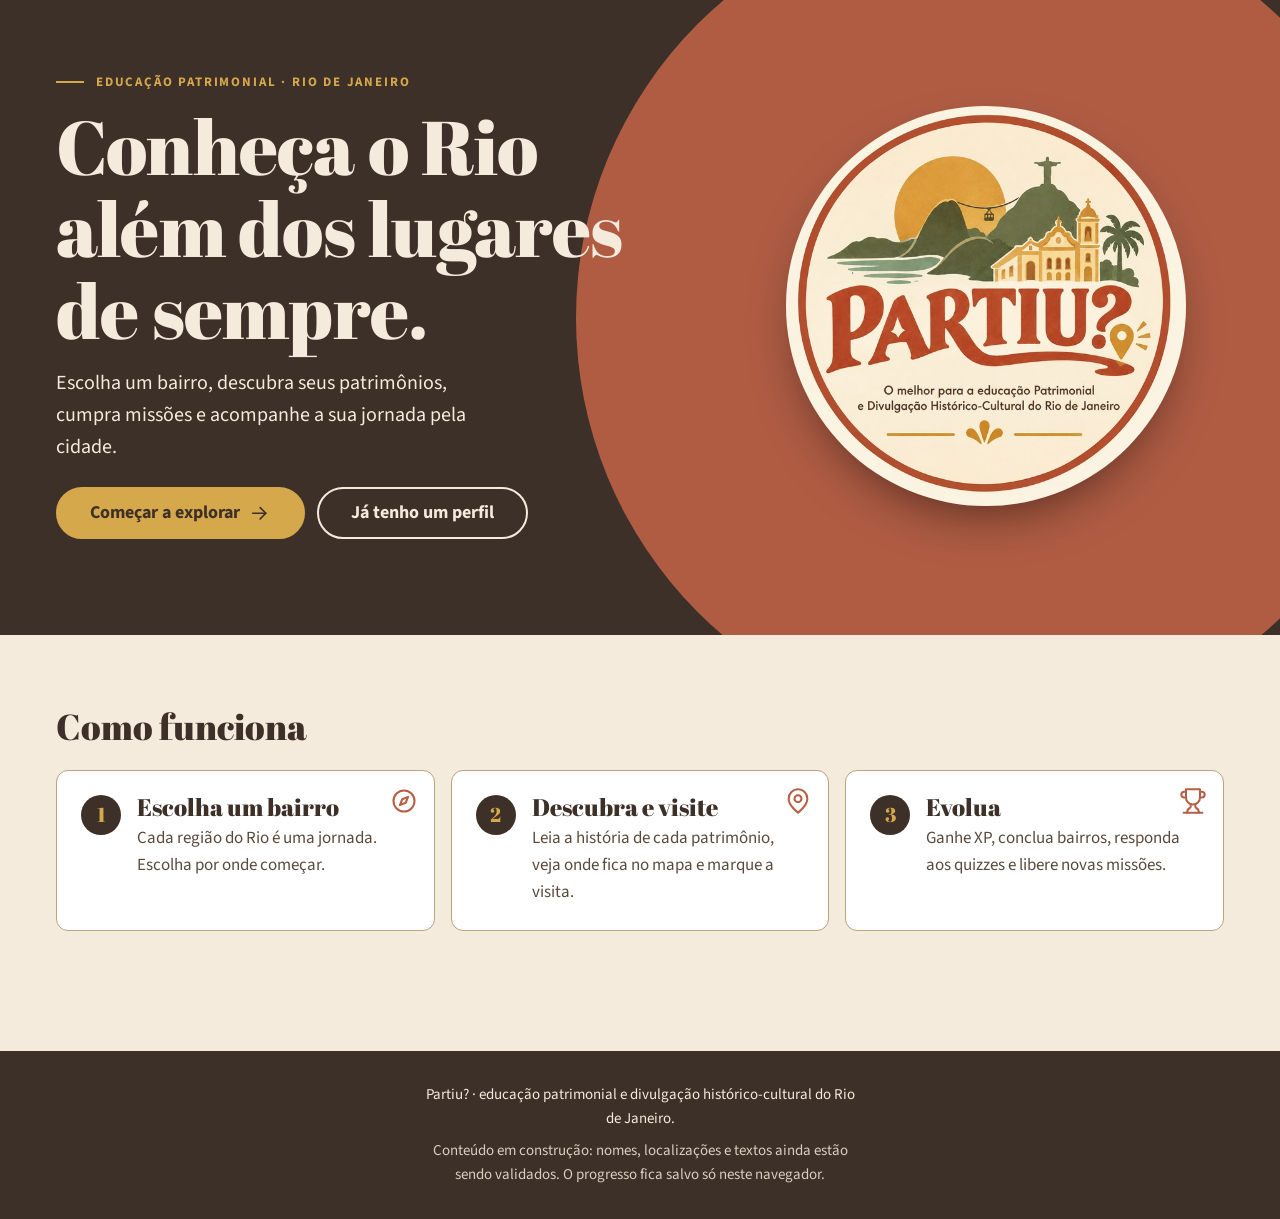
<file: index.html>
<!DOCTYPE html>
<html lang="pt-BR">

<head>
  <meta charset="utf-8">
  <meta name="viewport" content="width=device-width, initial-scale=1, viewport-fit=cover">
  <title>Partiu?</title>
  <meta name="description" content="Partiu?">
  <meta name="color-scheme" content="light">
  <meta name="theme-color" content="#3D3028">
  <link rel="icon" href="assets/capa-badge.jpg" type="image/jpeg">
  <link rel="stylesheet" href="assets/vendor/leaflet/leaflet.css">
  <link rel="stylesheet" href="css/style.css">
  <link rel="stylesheet" href="css/telas.css">
  <link rel="stylesheet" href="css/mapa.css">
</head>

<body>

  <!-- Ícones (traço único, herdam a cor do texto) -->
  <svg class="sprite" aria-hidden="true" focusable="false">
    <symbol id="i-star" viewBox="0 0 24 24">
      <path d="M12 2l3.09 6.26L22 9.27l-5 4.87 1.18 6.88L12 17.77l-6.18 3.25L7 14.14 2 9.27l6.91-1.01L12 2z" />
    </symbol>
    <symbol id="i-lock" viewBox="0 0 24 24">
      <rect x="3" y="11" width="18" height="11" rx="2" />
      <path d="M7 11V7a5 5 0 0 1 10 0v4" />
    </symbol>
    <symbol id="i-unlock" viewBox="0 0 24 24">
      <rect x="3" y="11" width="18" height="11" rx="2" />
      <path d="M7 11V7a5 5 0 0 1 9.9-1" />
    </symbol>
    <symbol id="i-pin" viewBox="0 0 24 24">
      <path d="M20 10c0 6-8 12-8 12S4 16 4 10a8 8 0 0 1 16 0Z" />
      <circle cx="12" cy="10" r="3" />
    </symbol>
    <symbol id="i-pin-off" viewBox="0 0 24 24">
      <path d="M20 10c0 6-8 12-8 12S4 16 4 10a8 8 0 0 1 16 0Z" stroke-dasharray="3 3" />
      <path d="M9.5 7.5l5 5M14.5 7.5l-5 5" />
    </symbol>
    <symbol id="i-check" viewBox="0 0 24 24">
      <circle cx="12" cy="12" r="10" />
      <path d="M17 8.5 10.5 15.5 7 12" />
    </symbol>
    <symbol id="i-trophy" viewBox="0 0 24 24">
      <path d="M6 9H4.5a2.5 2.5 0 0 1 0-5H6" />
      <path d="M18 9h1.5a2.5 2.5 0 0 0 0-5H18" />
      <path d="M4 22h16" />
      <path d="M10 14.66V17c0 .55-.47.98-.97 1.21C7.85 18.75 7 20.24 7 22" />
      <path d="M14 14.66V17c0 .55.47.98.97 1.21C16.15 18.75 17 20.24 17 22" />
      <path d="M18 2H6v7a6 6 0 0 0 12 0V2Z" />
    </symbol>
    <symbol id="i-landmark" viewBox="0 0 24 24">
      <path d="M3 22h18" />
      <path d="M6 18v-7M10 18v-7M14 18v-7M18 18v-7" />
      <path d="M12 2 20 7H4l8-5Z" />
    </symbol>
    <symbol id="i-home" viewBox="0 0 24 24">
      <path d="M3 11.5 12 4l9 7.5" />
      <path d="M5 10v10h14V10" />
      <path d="M10 20v-6h4v6" />
    </symbol>
    <symbol id="i-compass" viewBox="0 0 24 24">
      <circle cx="12" cy="12" r="9" />
      <path d="m15.5 8.5-2 5-5 2 2-5 5-2z" />
    </symbol>
    <symbol id="i-flag" viewBox="0 0 24 24">
      <path d="M5 21V4" />
      <path d="M5 4h11l-2 4 2 4H5" />
    </symbol>
    <symbol id="i-user" viewBox="0 0 24 24">
      <circle cx="12" cy="8" r="4" />
      <path d="M4 21c0-4.4 3.6-7 8-7s8 2.6 8 7" />
    </symbol>
    <symbol id="i-search" viewBox="0 0 24 24">
      <circle cx="11" cy="11" r="7" />
      <path d="m20 20-4-4" />
    </symbol>
    <symbol id="i-arrow-right" viewBox="0 0 24 24">
      <path d="M5 12h14" />
      <path d="m13 6 6 6-6 6" />
    </symbol>
    <symbol id="i-arrow-left" viewBox="0 0 24 24">
      <path d="M19 12H5" />
      <path d="m11 6-6 6 6 6" />
    </symbol>
    <symbol id="i-x" viewBox="0 0 24 24">
      <path d="M6 6l12 12M18 6 6 18" />
    </symbol>
    <symbol id="i-map" viewBox="0 0 24 24">
      <path d="M9 4 3 6v14l6-2 6 2 6-2V4l-6 2-6-2z" />
      <path d="M9 4v14M15 6v14" />
    </symbol>
    <symbol id="i-list" viewBox="0 0 24 24">
      <path d="M8 6h13M8 12h13M8 18h13" />
      <circle cx="4" cy="6" r="1" />
      <circle cx="4" cy="12" r="1" />
      <circle cx="4" cy="18" r="1" />
    </symbol>
    <symbol id="i-image" viewBox="0 0 24 24">
      <rect x="3" y="5" width="18" height="14" rx="2" />
      <circle cx="9" cy="10" r="2" />
      <path d="m21 16-5-5-8 8" />
    </symbol>
    <symbol id="i-info" viewBox="0 0 24 24">
      <circle cx="12" cy="12" r="9" />
      <path d="M12 11v5M12 8h.01" />
    </symbol>
    <symbol id="i-clock" viewBox="0 0 24 24">
      <circle cx="12" cy="12" r="9" />
      <path d="M12 7v5l3 2" />
    </symbol>
    <symbol id="i-play" viewBox="0 0 24 24">
      <circle cx="12" cy="12" r="9" />
      <path d="M10 8.5v7l6-3.5z" />
    </symbol>
    <symbol id="i-circle" viewBox="0 0 24 24">
      <circle cx="12" cy="12" r="9" />
    </symbol>
    <symbol id="i-help" viewBox="0 0 24 24">
      <circle cx="12" cy="12" r="9" />
      <path d="M9.5 9.5a2.5 2.5 0 1 1 3.5 2.3c-.7.4-1 .9-1 1.7M12 17h.01" />
    </symbol>
    <symbol id="i-expand" viewBox="0 0 24 24">
      <path d="M15 3h6v6M9 21H3v-6M21 3l-7 7M3 21l7-7" />
    </symbol>
  </svg>

  <a class="skip-link" href="#conteudo">Ir para o conteúdo</a>

  <header class="app-head">
    <div class="app-head__in">
      <a class="brand" href="#/inicio" aria-label="Partiu? — página inicial">
        <img src="assets/capa-badge.jpg" width="640" height="640"
          alt="Partiu? — Educação patrimonial e divulgação histórico-cultural do Rio de Janeiro">
      </a>
      <nav class="app-nav" aria-label="Principal">
        <a class="nav-link" href="#/inicio" data-nav="scr-inicio"><svg class="icon" aria-hidden="true">
            <use href="#i-home" />
          </svg><span>Início</span></a>
        <a class="nav-link" href="#/explorar" data-nav="scr-explorar"><svg class="icon" aria-hidden="true">
            <use href="#i-compass" />
          </svg><span>Explorar</span></a>
        <a class="nav-link" href="#/missoes" data-nav="scr-missoes"><svg class="icon" aria-hidden="true">
            <use href="#i-flag" />
          </svg><span>Missões</span></a>
        <a class="nav-link" href="#/perfil" data-nav="scr-perfil"><svg class="icon" aria-hidden="true">
            <use href="#i-user" />
          </svg><span data-partiu-name>Perfil</span></a>
      </nav>
      <a class="xp-chip" href="#/perfil" id="xp-chip" hidden></a>
    </div>
  </header>

  <main id="conteudo" tabindex="-1">

    <p class="aviso-topo" id="aviso-armazenamento" role="status" hidden>Seu navegador não permitiu salvar o progresso
      (modo privado ou armazenamento cheio). Ele vale só enquanto esta aba estiver aberta.</p>
    <noscript>
      <p class="aviso-topo">O Partiu? precisa de JavaScript ativado para funcionar. Ative-o nas configurações do
        navegador e recarregue a página.</p>
    </noscript>

    <section class="screen on" id="scr-capa" data-title="Partiu?"></section>

    <section class="screen" id="scr-acesso" data-title="Entrar">
      <div class="auth">
        <img class="auth__logo" src="assets/capa-badge.jpg" width="640" height="640" alt="Partiu? — logo oficial">
        <div class="card auth__card" id="acesso-conteudo"></div>
        <p class="footer-note">Demonstração local: o perfil e o progresso ficam salvos só neste navegador. Não há senha
          nem sincronização entre aparelhos.</p>
        <p class="auth__back"><a class="link-btn" href="#/capa"><svg class="icon" aria-hidden="true">
              <use href="#i-arrow-left" />
            </svg> Voltar à capa</a></p>
      </div>
    </section>

    <section class="screen" id="scr-criar" data-title="Criar perfil">
      <div class="auth">
        <img class="auth__logo" src="assets/capa-badge.jpg" width="640" height="640" alt="Partiu? — logo oficial">
        <div class="card auth__card">
          <h1 class="t-title">Crie seu perfil</h1>
          <p class="muted">Só um apelido. Ele aparece no seu perfil e fica salvo neste navegador.</p>
          <form id="partiu-signup-form" novalidate>
            <div class="field"><label for="partiu-signup-name">Apelido</label><input id="partiu-signup-name"
                autocomplete="nickname" maxlength="30" required placeholder="Como quer ser chamado?"
                aria-describedby="signup-error"></div>
            <p class="form-error" id="signup-error" role="alert"></p>
            <button class="btn btn-primary btn-block" type="submit">Começar a jornada</button>
          </form>
        </div>
        <p class="auth__back"><a class="link-btn" href="#/acesso"><svg class="icon" aria-hidden="true">
              <use href="#i-arrow-left" />
            </svg> Voltar</a></p>
      </div>
    </section>

    <section class="screen" id="scr-inicio" data-title="Início"></section>
    <section class="screen" id="scr-explorar" data-title="Explorar"></section>
    <section class="screen" id="scr-regiao" data-title="Região"></section>
    <section class="screen" id="scr-bairro" data-title="Bairro"></section>
    <section class="screen" id="scr-patrimonio" data-title="Patrimônio"></section>
    <section class="screen" id="scr-missoes" data-title="Missões"></section>
    <section class="screen" id="scr-quiz" data-title="Quiz"></section>
    <section class="screen" id="scr-perfil" data-title="Perfil"></section>

    <footer class="site-foot">
      <p>Partiu? · educação patrimonial e divulgação histórico-cultural do Rio de Janeiro.</p>
      <p id="foot-demo" hidden>Conteúdo em construção: nomes, localizações e textos ainda estão sendo validados. O
        progresso fica salvo só neste navegador.</p>
    </footer>
  </main>

  <dialog class="dlg" id="dlg" aria-labelledby="dlg-titulo"></dialog>
  <div class="toast" id="toast" role="status" aria-live="polite"></div>

  <script src="js/patrimonios-data.js"></script>
  <script src="js/desafios.js"></script>
  <script src="js/progresso.js"></script>
  <script src="js/ui.js"></script>
  <script src="js/navegacao.js"></script>
  <script src="assets/vendor/leaflet/leaflet.js"></script>
  <script src="js/mapa.js"></script>
  <script src="js/explorar.js"></script>
  <script src="js/app.js"></script>
</body>

</html>
</file>
<file: assets/vendor/leaflet/leaflet.css>
/* required styles */

.leaflet-pane,
.leaflet-tile,
.leaflet-marker-icon,
.leaflet-marker-shadow,
.leaflet-tile-container,
.leaflet-pane > svg,
.leaflet-pane > canvas,
.leaflet-zoom-box,
.leaflet-image-layer,
.leaflet-layer {
	position: absolute;
	left: 0;
	top: 0;
	}
.leaflet-container {
	overflow: hidden;
	}
.leaflet-tile,
.leaflet-marker-icon,
.leaflet-marker-shadow {
	-webkit-user-select: none;
	   -moz-user-select: none;
	        user-select: none;
	  -webkit-user-drag: none;
	}
/* Prevents IE11 from highlighting tiles in blue */
.leaflet-tile::selection {
	background: transparent;
}
/* Safari renders non-retina tile on retina better with this, but Chrome is worse */
.leaflet-safari .leaflet-tile {
	image-rendering: -webkit-optimize-contrast;
	}
/* hack that prevents hw layers "stretching" when loading new tiles */
.leaflet-safari .leaflet-tile-container {
	width: 1600px;
	height: 1600px;
	-webkit-transform-origin: 0 0;
	}
.leaflet-marker-icon,
.leaflet-marker-shadow {
	display: block;
	}
/* .leaflet-container svg: reset svg max-width decleration shipped in Joomla! (joomla.org) 3.x */
/* .leaflet-container img: map is broken in FF if you have max-width: 100% on tiles */
.leaflet-container .leaflet-overlay-pane svg {
	max-width: none !important;
	max-height: none !important;
	}
.leaflet-container .leaflet-marker-pane img,
.leaflet-container .leaflet-shadow-pane img,
.leaflet-container .leaflet-tile-pane img,
.leaflet-container img.leaflet-image-layer,
.leaflet-container .leaflet-tile {
	max-width: none !important;
	max-height: none !important;
	width: auto;
	padding: 0;
	}

.leaflet-container img.leaflet-tile {
	/* See: https://bugs.chromium.org/p/chromium/issues/detail?id=600120 */
	mix-blend-mode: plus-lighter;
}

.leaflet-container.leaflet-touch-zoom {
	-ms-touch-action: pan-x pan-y;
	touch-action: pan-x pan-y;
	}
.leaflet-container.leaflet-touch-drag {
	-ms-touch-action: pinch-zoom;
	/* Fallback for FF which doesn't support pinch-zoom */
	touch-action: none;
	touch-action: pinch-zoom;
}
.leaflet-container.leaflet-touch-drag.leaflet-touch-zoom {
	-ms-touch-action: none;
	touch-action: none;
}
.leaflet-container {
	-webkit-tap-highlight-color: transparent;
}
.leaflet-container a {
	-webkit-tap-highlight-color: rgba(51, 181, 229, 0.4);
}
.leaflet-tile {
	filter: inherit;
	visibility: hidden;
	}
.leaflet-tile-loaded {
	visibility: inherit;
	}
.leaflet-zoom-box {
	width: 0;
	height: 0;
	-moz-box-sizing: border-box;
	     box-sizing: border-box;
	z-index: 800;
	}
/* workaround for https://bugzilla.mozilla.org/show_bug.cgi?id=888319 */
.leaflet-overlay-pane svg {
	-moz-user-select: none;
	}

.leaflet-pane         { z-index: 400; }

.leaflet-tile-pane    { z-index: 200; }
.leaflet-overlay-pane { z-index: 400; }
.leaflet-shadow-pane  { z-index: 500; }
.leaflet-marker-pane  { z-index: 600; }
.leaflet-tooltip-pane   { z-index: 650; }
.leaflet-popup-pane   { z-index: 700; }

.leaflet-map-pane canvas { z-index: 100; }
.leaflet-map-pane svg    { z-index: 200; }

.leaflet-vml-shape {
	width: 1px;
	height: 1px;
	}
.lvml {
	behavior: url(#default#VML);
	display: inline-block;
	position: absolute;
	}


/* control positioning */

.leaflet-control {
	position: relative;
	z-index: 800;
	pointer-events: visiblePainted; /* IE 9-10 doesn't have auto */
	pointer-events: auto;
	}
.leaflet-top,
.leaflet-bottom {
	position: absolute;
	z-index: 1000;
	pointer-events: none;
	}
.leaflet-top {
	top: 0;
	}
.leaflet-right {
	right: 0;
	}
.leaflet-bottom {
	bottom: 0;
	}
.leaflet-left {
	left: 0;
	}
.leaflet-control {
	float: left;
	clear: both;
	}
.leaflet-right .leaflet-control {
	float: right;
	}
.leaflet-top .leaflet-control {
	margin-top: 10px;
	}
.leaflet-bottom .leaflet-control {
	margin-bottom: 10px;
	}
.leaflet-left .leaflet-control {
	margin-left: 10px;
	}
.leaflet-right .leaflet-control {
	margin-right: 10px;
	}


/* zoom and fade animations */

.leaflet-fade-anim .leaflet-popup {
	opacity: 0;
	-webkit-transition: opacity 0.2s linear;
	   -moz-transition: opacity 0.2s linear;
	        transition: opacity 0.2s linear;
	}
.leaflet-fade-anim .leaflet-map-pane .leaflet-popup {
	opacity: 1;
	}
.leaflet-zoom-animated {
	-webkit-transform-origin: 0 0;
	    -ms-transform-origin: 0 0;
	        transform-origin: 0 0;
	}
svg.leaflet-zoom-animated {
	will-change: transform;
}

.leaflet-zoom-anim .leaflet-zoom-animated {
	-webkit-transition: -webkit-transform 0.25s cubic-bezier(0,0,0.25,1);
	   -moz-transition:    -moz-transform 0.25s cubic-bezier(0,0,0.25,1);
	        transition:         transform 0.25s cubic-bezier(0,0,0.25,1);
	}
.leaflet-zoom-anim .leaflet-tile,
.leaflet-pan-anim .leaflet-tile {
	-webkit-transition: none;
	   -moz-transition: none;
	        transition: none;
	}

.leaflet-zoom-anim .leaflet-zoom-hide {
	visibility: hidden;
	}


/* cursors */

.leaflet-interactive {
	cursor: pointer;
	}
.leaflet-grab {
	cursor: -webkit-grab;
	cursor:    -moz-grab;
	cursor:         grab;
	}
.leaflet-crosshair,
.leaflet-crosshair .leaflet-interactive {
	cursor: crosshair;
	}
.leaflet-popup-pane,
.leaflet-control {
	cursor: auto;
	}
.leaflet-dragging .leaflet-grab,
.leaflet-dragging .leaflet-grab .leaflet-interactive,
.leaflet-dragging .leaflet-marker-draggable {
	cursor: move;
	cursor: -webkit-grabbing;
	cursor:    -moz-grabbing;
	cursor:         grabbing;
	}

/* marker & overlays interactivity */
.leaflet-marker-icon,
.leaflet-marker-shadow,
.leaflet-image-layer,
.leaflet-pane > svg path,
.leaflet-tile-container {
	pointer-events: none;
	}

.leaflet-marker-icon.leaflet-interactive,
.leaflet-image-layer.leaflet-interactive,
.leaflet-pane > svg path.leaflet-interactive,
svg.leaflet-image-layer.leaflet-interactive path {
	pointer-events: visiblePainted; /* IE 9-10 doesn't have auto */
	pointer-events: auto;
	}

/* visual tweaks */

.leaflet-container {
	background: #ddd;
	outline-offset: 1px;
	}
.leaflet-container a {
	color: #0078A8;
	}
.leaflet-zoom-box {
	border: 2px dotted #38f;
	background: rgba(255,255,255,0.5);
	}


/* general typography */
.leaflet-container {
	font-family: "Helvetica Neue", Arial, Helvetica, sans-serif;
	font-size: 12px;
	font-size: 0.75rem;
	line-height: 1.5;
	}


/* general toolbar styles */

.leaflet-bar {
	box-shadow: 0 1px 5px rgba(0,0,0,0.65);
	border-radius: 4px;
	}
.leaflet-bar a {
	background-color: #fff;
	border-bottom: 1px solid #ccc;
	width: 26px;
	height: 26px;
	line-height: 26px;
	display: block;
	text-align: center;
	text-decoration: none;
	color: black;
	}
.leaflet-bar a,
.leaflet-control-layers-toggle {
	background-position: 50% 50%;
	background-repeat: no-repeat;
	display: block;
	}
.leaflet-bar a:hover,
.leaflet-bar a:focus {
	background-color: #f4f4f4;
	}
.leaflet-bar a:first-child {
	border-top-left-radius: 4px;
	border-top-right-radius: 4px;
	}
.leaflet-bar a:last-child {
	border-bottom-left-radius: 4px;
	border-bottom-right-radius: 4px;
	border-bottom: none;
	}
.leaflet-bar a.leaflet-disabled {
	cursor: default;
	background-color: #f4f4f4;
	color: #bbb;
	}

.leaflet-touch .leaflet-bar a {
	width: 30px;
	height: 30px;
	line-height: 30px;
	}
.leaflet-touch .leaflet-bar a:first-child {
	border-top-left-radius: 2px;
	border-top-right-radius: 2px;
	}
.leaflet-touch .leaflet-bar a:last-child {
	border-bottom-left-radius: 2px;
	border-bottom-right-radius: 2px;
	}

/* zoom control */

.leaflet-control-zoom-in,
.leaflet-control-zoom-out {
	font: bold 18px 'Lucida Console', Monaco, monospace;
	text-indent: 1px;
	}

.leaflet-touch .leaflet-control-zoom-in, .leaflet-touch .leaflet-control-zoom-out  {
	font-size: 22px;
	}


/* layers control */

.leaflet-control-layers {
	box-shadow: 0 1px 5px rgba(0,0,0,0.4);
	background: #fff;
	border-radius: 5px;
	}
.leaflet-control-layers-toggle {
	background-image: url(images/layers.png);
	width: 36px;
	height: 36px;
	}
.leaflet-retina .leaflet-control-layers-toggle {
	background-image: url(images/layers-2x.png);
	background-size: 26px 26px;
	}
.leaflet-touch .leaflet-control-layers-toggle {
	width: 44px;
	height: 44px;
	}
.leaflet-control-layers .leaflet-control-layers-list,
.leaflet-control-layers-expanded .leaflet-control-layers-toggle {
	display: none;
	}
.leaflet-control-layers-expanded .leaflet-control-layers-list {
	display: block;
	position: relative;
	}
.leaflet-control-layers-expanded {
	padding: 6px 10px 6px 6px;
	color: #333;
	background: #fff;
	}
.leaflet-control-layers-scrollbar {
	overflow-y: scroll;
	overflow-x: hidden;
	padding-right: 5px;
	}
.leaflet-control-layers-selector {
	margin-top: 2px;
	position: relative;
	top: 1px;
	}
.leaflet-control-layers label {
	display: block;
	font-size: 13px;
	font-size: 1.08333em;
	}
.leaflet-control-layers-separator {
	height: 0;
	border-top: 1px solid #ddd;
	margin: 5px -10px 5px -6px;
	}

/* Default icon URLs */
.leaflet-default-icon-path { /* used only in path-guessing heuristic, see L.Icon.Default */
	background-image: url(images/marker-icon.png);
	}


/* attribution and scale controls */

.leaflet-container .leaflet-control-attribution {
	background: #fff;
	background: rgba(255, 255, 255, 0.8);
	margin: 0;
	}
.leaflet-control-attribution,
.leaflet-control-scale-line {
	padding: 0 5px;
	color: #333;
	line-height: 1.4;
	}
.leaflet-control-attribution a {
	text-decoration: none;
	}
.leaflet-control-attribution a:hover,
.leaflet-control-attribution a:focus {
	text-decoration: underline;
	}
.leaflet-attribution-flag {
	display: inline !important;
	vertical-align: baseline !important;
	width: 1em;
	height: 0.6669em;
	}
.leaflet-left .leaflet-control-scale {
	margin-left: 5px;
	}
.leaflet-bottom .leaflet-control-scale {
	margin-bottom: 5px;
	}
.leaflet-control-scale-line {
	border: 2px solid #777;
	border-top: none;
	line-height: 1.1;
	padding: 2px 5px 1px;
	white-space: nowrap;
	-moz-box-sizing: border-box;
	     box-sizing: border-box;
	background: rgba(255, 255, 255, 0.8);
	text-shadow: 1px 1px #fff;
	}
.leaflet-control-scale-line:not(:first-child) {
	border-top: 2px solid #777;
	border-bottom: none;
	margin-top: -2px;
	}
.leaflet-control-scale-line:not(:first-child):not(:last-child) {
	border-bottom: 2px solid #777;
	}

.leaflet-touch .leaflet-control-attribution,
.leaflet-touch .leaflet-control-layers,
.leaflet-touch .leaflet-bar {
	box-shadow: none;
	}
.leaflet-touch .leaflet-control-layers,
.leaflet-touch .leaflet-bar {
	border: 2px solid rgba(0,0,0,0.2);
	background-clip: padding-box;
	}


/* popup */

.leaflet-popup {
	position: absolute;
	text-align: center;
	margin-bottom: 20px;
	}
.leaflet-popup-content-wrapper {
	padding: 1px;
	text-align: left;
	border-radius: 12px;
	}
.leaflet-popup-content {
	margin: 13px 24px 13px 20px;
	line-height: 1.3;
	font-size: 13px;
	font-size: 1.08333em;
	min-height: 1px;
	}
.leaflet-popup-content p {
	margin: 17px 0;
	margin: 1.3em 0;
	}
.leaflet-popup-tip-container {
	width: 40px;
	height: 20px;
	position: absolute;
	left: 50%;
	margin-top: -1px;
	margin-left: -20px;
	overflow: hidden;
	pointer-events: none;
	}
.leaflet-popup-tip {
	width: 17px;
	height: 17px;
	padding: 1px;

	margin: -10px auto 0;
	pointer-events: auto;

	-webkit-transform: rotate(45deg);
	   -moz-transform: rotate(45deg);
	    -ms-transform: rotate(45deg);
	        transform: rotate(45deg);
	}
.leaflet-popup-content-wrapper,
.leaflet-popup-tip {
	background: white;
	color: #333;
	box-shadow: 0 3px 14px rgba(0,0,0,0.4);
	}
.leaflet-container a.leaflet-popup-close-button {
	position: absolute;
	top: 0;
	right: 0;
	border: none;
	text-align: center;
	width: 24px;
	height: 24px;
	font: 16px/24px Tahoma, Verdana, sans-serif;
	color: #757575;
	text-decoration: none;
	background: transparent;
	}
.leaflet-container a.leaflet-popup-close-button:hover,
.leaflet-container a.leaflet-popup-close-button:focus {
	color: #585858;
	}
.leaflet-popup-scrolled {
	overflow: auto;
	}

.leaflet-oldie .leaflet-popup-content-wrapper {
	-ms-zoom: 1;
	}
.leaflet-oldie .leaflet-popup-tip {
	width: 24px;
	margin: 0 auto;

	-ms-filter: "progid:DXImageTransform.Microsoft.Matrix(M11=0.70710678, M12=0.70710678, M21=-0.70710678, M22=0.70710678)";
	filter: progid:DXImageTransform.Microsoft.Matrix(M11=0.70710678, M12=0.70710678, M21=-0.70710678, M22=0.70710678);
	}

.leaflet-oldie .leaflet-control-zoom,
.leaflet-oldie .leaflet-control-layers,
.leaflet-oldie .leaflet-popup-content-wrapper,
.leaflet-oldie .leaflet-popup-tip {
	border: 1px solid #999;
	}


/* div icon */

.leaflet-div-icon {
	background: #fff;
	border: 1px solid #666;
	}


/* Tooltip */
/* Base styles for the element that has a tooltip */
.leaflet-tooltip {
	position: absolute;
	padding: 6px;
	background-color: #fff;
	border: 1px solid #fff;
	border-radius: 3px;
	color: #222;
	white-space: nowrap;
	-webkit-user-select: none;
	-moz-user-select: none;
	-ms-user-select: none;
	user-select: none;
	pointer-events: none;
	box-shadow: 0 1px 3px rgba(0,0,0,0.4);
	}
.leaflet-tooltip.leaflet-interactive {
	cursor: pointer;
	pointer-events: auto;
	}
.leaflet-tooltip-top:before,
.leaflet-tooltip-bottom:before,
.leaflet-tooltip-left:before,
.leaflet-tooltip-right:before {
	position: absolute;
	pointer-events: none;
	border: 6px solid transparent;
	background: transparent;
	content: "";
	}

/* Directions */

.leaflet-tooltip-bottom {
	margin-top: 6px;
}
.leaflet-tooltip-top {
	margin-top: -6px;
}
.leaflet-tooltip-bottom:before,
.leaflet-tooltip-top:before {
	left: 50%;
	margin-left: -6px;
	}
.leaflet-tooltip-top:before {
	bottom: 0;
	margin-bottom: -12px;
	border-top-color: #fff;
	}
.leaflet-tooltip-bottom:before {
	top: 0;
	margin-top: -12px;
	margin-left: -6px;
	border-bottom-color: #fff;
	}
.leaflet-tooltip-left {
	margin-left: -6px;
}
.leaflet-tooltip-right {
	margin-left: 6px;
}
.leaflet-tooltip-left:before,
.leaflet-tooltip-right:before {
	top: 50%;
	margin-top: -6px;
	}
.leaflet-tooltip-left:before {
	right: 0;
	margin-right: -12px;
	border-left-color: #fff;
	}
.leaflet-tooltip-right:before {
	left: 0;
	margin-left: -12px;
	border-right-color: #fff;
	}

/* Printing */

@media print {
	/* Prevent printers from removing background-images of controls. */
	.leaflet-control {
		-webkit-print-color-adjust: exact;
		print-color-adjust: exact;
		}
	}
</file>
<file: css/style.css>
/* ==========================================================================
   PARTIU? — sistema visual (tokens, base e componentes compartilhados)
   Ordem: 1 fontes · 2 tokens · 3 base · 4 tipografia · 5 layout · 6 componentes · 7 preferências
   Telas: css/telas.css · Mapa e Explorar: css/mapa.css
   A paleta oficial (5 cores) vive só em :root; todo o resto é derivado dela.
   ========================================================================== */

/* 1. FONTES (hospedadas localmente — funcionam sem internet) ---------------- */
@font-face{font-family:"Abril Fatface";font-style:normal;font-weight:400;font-display:swap;src:url("../assets/fonts/abril-fatface-latin-400-normal.woff2") format("woff2")}
@font-face{font-family:"Source Sans 3";font-style:normal;font-weight:400;font-display:swap;src:url("../assets/fonts/source-sans-3-latin-400-normal.woff2") format("woff2")}
@font-face{font-family:"Source Sans 3";font-style:italic;font-weight:400;font-display:swap;src:url("../assets/fonts/source-sans-3-latin-400-italic.woff2") format("woff2")}
@font-face{font-family:"Source Sans 3";font-style:normal;font-weight:600;font-display:swap;src:url("../assets/fonts/source-sans-3-latin-600-normal.woff2") format("woff2")}
@font-face{font-family:"Source Sans 3";font-style:normal;font-weight:700;font-display:swap;src:url("../assets/fonts/source-sans-3-latin-700-normal.woff2") format("woff2")}

/* 2. TOKENS ---------------------------------------------------------------- */
:root{
  /* Marca (paleta oficial — não alterar) */
  --creme:#F4EBDD; --terracota:#B65F45; --dourado:#D5A84B; --oliva:#65735A; --marrom:#3D3028;

  /* Funções */
  --bg:var(--creme);
  --surface:#FFFFFF;
  --ink:var(--marrom);
  --muted:#5A4A3C;                       /* texto secundário (7:1 sobre o creme) */
  --line:#B9A382;                        /* linhas */
  --line-soft:color-mix(in srgb,var(--line) 45%,var(--creme));
  --track:color-mix(in srgb,var(--line) 40%,var(--creme));
  --action:var(--terracota);             /* botões grandes e destaques */
  --action-strong:#A35239;               /* terracota escurecido: botões pequenos, hover e texto (contraste ≥ 5:1) */
  --action-ink:color-mix(in srgb,var(--terracota) 72%,var(--marrom));
  --reward:var(--dourado);
  --progress:var(--oliva);
  --danger:#7A1F1F;
  --paper:color-mix(in srgb,var(--creme) 45%,#fff);

  /* Tipografia: títulos expressivos (Abril Fatface, como na logo) + texto de alta legibilidade */
  --font-display:"Abril Fatface","Times New Roman",Georgia,serif;
  --font-text:"Source Sans 3",system-ui,-apple-system,"Segoe UI",Roboto,Arial,sans-serif;
  --fs-sm:.9375rem; --fs-base:1.0625rem; --fs-lg:1.25rem; --fs-xl:1.5rem;
  --fs-2xl:clamp(1.75rem,3.6vw,2.25rem);
  --fs-3xl:clamp(2.25rem,6vw,3.5rem);
  --fs-hero:clamp(2.5rem,7.5vw,4.75rem);
  --lh-tight:1.08; --lh-text:1.6;

  /* Espaçamento (escala única) */
  --sp-1:.25rem; --sp-2:.5rem; --sp-3:.75rem; --sp-4:1rem; --sp-5:1.5rem; --sp-6:2rem; --sp-7:3rem; --sp-8:4.5rem; --sp-9:6rem;

  /* Forma */
  --bw:2px; --radius:.75rem; --radius-sm:.5rem; --tap:2.75rem;
  --shadow:0 1px 0 rgba(61,48,40,.05),0 10px 28px -16px rgba(61,48,40,.35);
  --measure:62ch;
  --ease:.16s ease;
  --head-h:4.5rem;
}

/* 3. BASE ------------------------------------------------------------------ */
*,*::before,*::after{box-sizing:border-box}
[hidden]{display:none!important}
html{-webkit-text-size-adjust:100%;color-scheme:light;scroll-padding-top:calc(var(--head-h) + 1rem)}
body{
  margin:0;background:var(--bg);color:var(--ink);overflow-x:clip;
  font:400 var(--fs-base)/var(--lh-text) var(--font-text);
  padding:env(safe-area-inset-top,0) env(safe-area-inset-right,0) env(safe-area-inset-bottom,0) env(safe-area-inset-left,0);
}
img,svg{max-width:100%}
button,input,select{font:inherit;color:inherit}
button{cursor:pointer}
a{color:inherit}
ul,ol{margin:0;padding:0;list-style:none}
p,dl,dd,figure{margin:0}
:focus-visible{outline:3px solid var(--marrom);outline-offset:3px}
.app-head :focus-visible,.hero :focus-visible,.faixa :focus-visible,.dlg--escuro :focus-visible,.site-foot :focus-visible{outline-color:var(--dourado)}
#conteudo:focus{outline:none}
[tabindex="-1"]:focus{outline:none}

.sr-only{position:absolute;width:1px;height:1px;margin:-1px;padding:0;overflow:hidden;clip:rect(0 0 0 0);white-space:nowrap;border:0}
.skip-link{position:absolute;left:var(--sp-4);top:-4rem;z-index:200;background:var(--marrom);color:var(--creme);padding:var(--sp-3) var(--sp-4);border-radius:var(--radius-sm)}
.skip-link:focus{top:var(--sp-4)}

.sprite{position:absolute;width:0;height:0;overflow:hidden}
.icon{width:1.25em;height:1.25em;flex:none;fill:none;stroke:currentColor;stroke-width:1.75;stroke-linecap:round;stroke-linejoin:round;vertical-align:-.22em}
.icon--fill{fill:currentColor;stroke:none}

/* 4. TIPOGRAFIA ------------------------------------------------------------ */
h1,h2,h3,h4{font-family:var(--font-display);font-weight:400;line-height:var(--lh-tight);margin:0;color:var(--marrom);text-wrap:balance}
.t-hero{font-size:var(--fs-hero);letter-spacing:-.01em}
.t-display{font-size:var(--fs-3xl)}
.t-title{font-size:var(--fs-2xl)}
.t-subtitle{font-size:var(--fs-xl)}
.lead{font-size:var(--fs-lg);color:var(--muted);max-width:var(--measure);margin-top:var(--sp-3)}
.muted{color:var(--muted)}
.small{font-size:var(--fs-sm)}
.eyebrow{display:flex;align-items:center;gap:var(--sp-3);font-size:.8125rem;font-weight:700;letter-spacing:.14em;text-transform:uppercase;color:var(--action-ink)}
.eyebrow::before{content:"";width:1.75rem;height:var(--bw);background:currentColor;flex:none}
.eyebrow--claro{color:var(--dourado)}
.footer-note{color:var(--muted);font-size:var(--fs-sm);margin-top:var(--sp-5);text-align:center;max-width:var(--measure);margin-inline:auto}

/* 5. LAYOUT ---------------------------------------------------------------- */
.wrap,.wrap-wide{margin-inline:auto;padding-inline:var(--sp-4)}
.wrap{max-width:46rem}
.wrap-wide{max-width:76rem}
.page{padding-block:var(--sp-6) var(--sp-8)}
.page-head{margin-bottom:var(--sp-5)}
.page-head .t-display{margin-top:var(--sp-3)}
.bloco{margin-top:var(--sp-8)}
.bloco__head{margin-bottom:var(--sp-5);max-width:var(--measure)}
.bloco__head .muted{margin-top:var(--sp-2)}
.bloco__mais{margin-top:var(--sp-4)}
.screen{display:none;min-height:60vh}
.screen.on{display:block}
@media (min-width:40rem){.wrap,.wrap-wide{padding-inline:var(--sp-5)}}

/* 6. COMPONENTES ----------------------------------------------------------- */

/* Botões */
.btn{
  display:inline-flex;align-items:center;justify-content:center;gap:var(--sp-2);
  min-height:var(--tap);padding:var(--sp-2) var(--sp-5);
  border:var(--bw) solid transparent;border-radius:999px;
  font-family:var(--font-text);font-size:var(--fs-base);font-weight:700;line-height:1.2;text-align:center;text-decoration:none;
  transition:background-color var(--ease),color var(--ease),border-color var(--ease),transform var(--ease);
}
.btn:active{transform:translateY(1px)}
.btn-primary{background:var(--action-strong);border-color:var(--action-strong);color:#fff}
.btn-primary:hover{background:var(--marrom);border-color:var(--marrom)}
.btn-outline{background:var(--surface);border-color:var(--marrom);color:var(--marrom)}
.btn-outline:hover{background:var(--marrom);color:var(--creme)}
.btn-ghost{background:transparent;border-color:var(--creme);color:var(--creme)}
.btn-ghost:hover{background:var(--creme);color:var(--marrom)}
.btn-danger{background:var(--danger);border-color:var(--danger);color:#fff}
.btn-danger:hover{background:#5c1717;border-color:#5c1717}
.btn-danger-outline{background:var(--surface);border-color:var(--danger);color:var(--danger)}
.btn-danger-outline:hover{background:var(--danger);color:#fff}
.btn-block{display:flex;width:100%}
.btn-sm{min-height:2.5rem;padding:var(--sp-1) var(--sp-4);font-size:var(--fs-sm)}
.btn-lg{min-height:3.25rem;padding:var(--sp-3) var(--sp-6);font-size:1.125rem}
.btn:disabled{opacity:.5;cursor:not-allowed}
@media (pointer:coarse){.btn-sm{min-height:var(--tap)}}
.link-btn{display:inline-flex;align-items:center;gap:var(--sp-2);background:none;border:0;padding:var(--sp-2) 0;min-height:var(--tap);color:var(--marrom);font-weight:600;text-decoration:underline;text-underline-offset:3px;font-size:var(--fs-sm)}
.link-btn:hover{text-decoration-thickness:2px}

/* Chips (filtros) */
.chips{display:flex;flex-wrap:wrap;gap:var(--sp-2)}
.chip{min-height:2.5rem;padding:var(--sp-1) var(--sp-4);border:var(--bw) solid var(--marrom);border-radius:999px;background:var(--surface);font-weight:600;font-size:var(--fs-sm);transition:background-color var(--ease),color var(--ease)}
.chip:hover{background:var(--paper)}
.chip[aria-pressed="true"]{background:var(--marrom);color:var(--creme)}
@media (pointer:coarse){.chip{min-height:var(--tap)}}

/* Etiquetas de estado (sempre ícone + texto: nunca só cor) */
.tag{display:inline-flex;align-items:center;gap:var(--sp-1);width:fit-content;font-size:.8125rem;font-weight:700;letter-spacing:.02em;line-height:1.2;border-radius:999px;padding:.2rem .65rem .2rem .5rem;border:1.5px solid transparent;white-space:nowrap}
.tag .icon{width:1.05em;height:1.05em}
.tag--disponivel{background:color-mix(in srgb,var(--terracota) 12%,#fff);color:var(--action-ink);border-color:color-mix(in srgb,var(--terracota) 35%,#fff)}
.tag--andamento{background:var(--dourado);color:var(--marrom)}
.tag--concluido{background:var(--oliva);color:#fff}
.tag--bloqueado{background:var(--surface);color:var(--muted);border-color:var(--line)}
.tag--em-breve{background:transparent;color:var(--muted);border:1.5px dashed var(--line)}
.tag--ouro{background:var(--dourado);color:var(--marrom);padding-left:.75rem}
.tag--neutro{background:color-mix(in srgb,var(--marrom) 9%,#fff);color:var(--marrom);padding-left:.75rem}
.flag{display:inline-flex;align-items:center;gap:var(--sp-1);font-size:.8125rem;color:var(--muted)}
.flag .icon{width:1em;height:1em}
.flag--ok{color:#44503d;font-weight:700}

/* Barra de progresso (largura vem de --value) */
.bar{height:.5rem;border-radius:999px;background:var(--track);overflow:hidden}
.bar i{display:block;height:100%;width:var(--value,0%);background:var(--progress);border-radius:inherit;transition:width .4s ease}
.bar--claro{background:rgba(244,235,221,.22)}
.bar--claro i{background:var(--dourado)}
.bar--moldura{height:.75rem;border:var(--bw) solid var(--marrom);background:var(--surface)}

/* Formulários */
.field{margin:var(--sp-4) 0}
.field label{display:block;font-size:var(--fs-sm);font-weight:700;margin-bottom:var(--sp-1)}
.field input{width:100%;min-height:var(--tap);border:var(--bw) solid var(--marrom);border-radius:var(--radius-sm);padding:var(--sp-3);background:var(--surface)}
.field input::placeholder,input::placeholder{color:#76665a}
.field input:focus-visible,input:focus-visible,select:focus-visible{outline:3px solid var(--terracota);outline-offset:1px}
.form-error{color:var(--danger);font-size:var(--fs-sm);min-height:1.4em;margin:0 0 var(--sp-3)}

/* Cartão */
.card{background:var(--surface);border:1.5px solid var(--line);border-radius:var(--radius);padding:var(--sp-5);box-shadow:var(--shadow)}

/* Foto (real) ou "foto a cadastrar" (nunca uma imagem genérica) */
.foto{position:relative;aspect-ratio:var(--ratio,4/3);overflow:hidden;background:var(--track);border-radius:var(--radius-sm)}
.foto img{display:block;width:100%;height:100%;object-fit:cover}
.foto__cred{position:absolute;right:0;bottom:0;max-width:100%;padding:.15rem .6rem;font-size:.75rem;background:rgba(61,48,40,.78);color:var(--creme);border-top-left-radius:var(--radius-sm)}
.foto--vazia{--tom:var(--oliva);--tom-ink:#fff;display:grid;place-items:center;align-content:center;gap:var(--sp-2);background-color:var(--tom);color:var(--tom-ink);
  background-image:repeating-linear-gradient(135deg,rgba(255,255,255,.1) 0 2px,transparent 2px 16px)}
.foto--vazia[data-tom="1"]{--tom:var(--action-strong)}
.foto--vazia[data-tom="2"]{--tom:var(--marrom)}
.foto--vazia[data-tom="3"]{--tom:var(--dourado);--tom-ink:var(--marrom);background-image:repeating-linear-gradient(135deg,rgba(61,48,40,.1) 0 2px,transparent 2px 16px)}
.foto--vazia>.icon{width:clamp(1.25rem,18%,2.25rem);height:auto;aspect-ratio:1;opacity:.75;stroke-width:1.5}
.foto__rotulo{font-size:.8125rem;font-weight:700;letter-spacing:.06em;text-transform:uppercase}

/* Cabeçalho do app (um só, em todas as telas internas) */
.app-head{position:sticky;top:0;z-index:50;background:var(--marrom);color:var(--creme);border-bottom:3px solid var(--dourado)}
body[data-screen="scr-capa"] .app-head,body[data-screen="scr-acesso"] .app-head,body[data-screen="scr-criar"] .app-head{display:none}
.app-head__in{max-width:76rem;margin:0 auto;padding:.375rem var(--sp-4);min-height:var(--head-h);display:flex;align-items:center;gap:var(--sp-4)}
.brand{display:block;line-height:0;border-radius:50%}
.brand img{width:3.5rem;height:3.5rem;border-radius:50%;display:block}
.app-nav{display:flex;align-items:center;gap:var(--sp-1);margin-left:auto}
.nav-link{display:inline-flex;align-items:center;gap:var(--sp-2);min-height:var(--tap);padding:var(--sp-2) var(--sp-4);color:var(--creme);font-weight:600;font-size:var(--fs-sm);text-decoration:none;border-radius:999px;transition:background-color var(--ease)}
.nav-link:hover{background:rgba(244,235,221,.12)}
.nav-link[aria-current="page"]{background:var(--dourado);color:var(--marrom)}
.nav-link--solo{margin-left:auto}
.xp-chip{display:none;font-size:var(--fs-sm);font-weight:700;color:var(--dourado);text-decoration:none;border:1.5px solid var(--dourado);border-radius:999px;padding:.2rem .8rem;white-space:nowrap}
.xp-chip:hover{background:var(--dourado);color:var(--marrom)}
@media (min-width:48rem){.xp-chip:not([hidden]){display:inline-block}.nav-link .icon{display:none}}
/* celular: navegação principal vira barra inferior */
@media (max-width:47.99rem){
  :root{--head-h:3.75rem}
  .brand img{width:3rem;height:3rem}
  .xp-chip:not([hidden]){display:inline-block;margin-left:auto}
  .app-nav{position:fixed;left:0;right:0;bottom:0;z-index:60;margin:0;gap:0;background:var(--marrom);border-top:3px solid var(--dourado);padding-bottom:env(safe-area-inset-bottom,0)}
  .nav-link{flex:1;flex-direction:column;gap:2px;border-radius:0;padding:var(--sp-2) var(--sp-1);min-height:3.5rem;font-size:.75rem;justify-content:center;text-align:center}
  .nav-link .icon{width:1.4rem;height:1.4rem}
  .nav-link[aria-current="page"]{background:transparent;color:var(--dourado);box-shadow:inset 0 3px 0 var(--dourado)}
  .nav-link--solo{flex:0 0 auto;flex-direction:row;font-size:var(--fs-sm)}
  body:not([data-screen="scr-capa"]):not([data-screen="scr-acesso"]):not([data-screen="scr-criar"]):not([data-screen="mapa"]){padding-bottom:calc(3.5rem + 3px + env(safe-area-inset-bottom,0))}
  body[data-screen="mapa"] .app-nav{position:static;background:none;border:0;margin-left:auto;padding:0;flex:0 0 auto}
}

/* Trilha de navegação */
.crumbs{margin:0 0 var(--sp-4);font-size:var(--fs-sm);color:var(--muted)}
.crumbs ol{display:flex;flex-wrap:wrap;align-items:center;row-gap:0}
.crumbs li+li::before{content:"›";margin:0 var(--sp-2);color:var(--line)}
.crumbs a{display:inline-block;padding:var(--sp-2) 0;color:var(--muted);text-underline-offset:3px}
.crumbs a:hover{color:var(--marrom)}
.crumbs [aria-current]{font-weight:600;color:var(--marrom)}
@media (pointer:coarse){.crumbs a{min-height:var(--tap);display:inline-flex;align-items:center}}

/* Diálogo modal (celebrações e confirmações) */
.dlg{border:0;padding:0;background:transparent;max-width:calc(100% - 2rem);width:26rem;color:var(--ink)}
.dlg::backdrop{background:rgba(61,48,40,.62)}
.dlg__box{text-align:center;background:var(--surface);border:var(--bw) solid var(--marrom);border-radius:var(--radius);padding:var(--sp-6) var(--sp-5);display:flex;flex-direction:column;align-items:center;gap:var(--sp-3)}
.dlg--escuro .dlg__box{background:var(--marrom);color:var(--creme);outline:1px solid var(--dourado);outline-offset:-10px;padding:var(--sp-7) var(--sp-5)}
.dlg--escuro .dlg__titulo{color:var(--creme)}
.dlg__titulo{font-size:var(--fs-2xl)}
.dlg__texto{opacity:.92;max-width:34ch}
.dlg__ring{width:4.5rem;height:4.5rem;border-radius:50%;border:4px solid var(--dourado);display:grid;place-items:center;color:var(--dourado)}
.dlg__ring .icon{width:2rem;height:2rem}
.dlg__acoes{display:flex;flex-direction:column;gap:var(--sp-2);width:100%;margin-top:var(--sp-3)}
.dlg:not(.dlg--escuro) .dlg__acoes{flex-direction:column-reverse}

/* Toast */
.toast{position:fixed;left:50%;bottom:calc(var(--sp-5) + env(safe-area-inset-bottom,0px));transform:translate(-50%,2rem);width:max-content;max-width:calc(100% - 2rem);background:var(--marrom);color:var(--creme);border:var(--bw) solid var(--dourado);border-radius:var(--radius-sm);padding:var(--sp-3) var(--sp-5);opacity:0;pointer-events:none;transition:opacity .2s,transform .2s;z-index:90;font-weight:600}
.toast.show{opacity:1;transform:translate(-50%,0)}
@media (max-width:47.99rem){.toast{bottom:calc(4.75rem + env(safe-area-inset-bottom,0px))}body[data-screen="scr-capa"] .toast,body[data-screen="scr-acesso"] .toast,body[data-screen="scr-criar"] .toast{bottom:var(--sp-5)}}

/* Rodapé */
.site-foot{background:var(--marrom);color:var(--creme);padding:var(--sp-6) var(--sp-4);margin-top:var(--sp-8);text-align:center;font-size:var(--fs-sm)}
.site-foot p{max-width:var(--measure);margin-inline:auto}
.site-foot p+p{margin-top:var(--sp-2);opacity:.85}
@media (max-width:47.99rem){body[data-screen="mapa"] .site-foot{display:none}}

/* 7. PREFERÊNCIAS DO USUÁRIO ----------------------------------------------- */
@media (prefers-reduced-motion:no-preference){html{scroll-behavior:smooth}}
@media (prefers-reduced-motion:reduce){*,*::before,*::after{transition:none!important;animation:none!important;scroll-behavior:auto!important}}
</file>
<file: css/telas.css>
/* ==========================================================================
   PARTIU? — layouts das telas (usa os tokens e componentes de style.css)
   ========================================================================== */

/* Apresentação (capa e início): logo oficial + frase + ação + foto de fundo opcional (D.hero) */
.hero {
  position: relative;
  background: var(--marrom);
  color: var(--creme);
  overflow: hidden;
  isolation: isolate
}

.hero::before {
  content: "";
  position: absolute;
  z-index: -1;
  right: -8rem;
  top: 50%;
  width: min(52rem, 110vw);
  aspect-ratio: 1;
  border-radius: 50%;
  background: var(--terracota);
  transform: translateY(-50%);
  opacity: .95
}

.hero--foto {
  background: linear-gradient(90deg, rgba(61, 48, 40, .94), rgba(61, 48, 40, .55)), var(--hero-img, none) center/cover var(--marrom)
}

.hero--foto::before {
  display: none
}

.hero__in {
  max-width: 76rem;
  margin: 0 auto;
  padding: var(--sp-6) var(--sp-4) var(--sp-7);
  display: grid;
  gap: var(--sp-5);
  align-items: center
}

.hero__logo {
  display: grid;
  place-items: center;
  order: -1
}

.hero__logo img {
  width: min(58vw, 13rem);
  height: auto;
  aspect-ratio: 1;
  border-radius: 50%;
  box-shadow: 0 22px 50px -18px rgba(0, 0, 0, .55)
}

.hero__txt .t-hero {
  color: var(--creme);
  margin-top: var(--sp-3);
  max-width: 14ch
}

.hero__lead {
  margin-top: var(--sp-4);
  font-size: var(--fs-lg);
  max-width: 44ch;
  color: var(--creme)
}

.hero__acoes {
  display: flex;
  flex-wrap: wrap;
  gap: var(--sp-3);
  margin-top: var(--sp-5)
}

.hero .btn-primary {
  background: var(--dourado);
  border-color: var(--dourado);
  color: var(--marrom)
}

.hero .btn-primary:hover {
  background: var(--creme);
  border-color: var(--creme)
}

.hero__cred {
  position: absolute;
  right: var(--sp-3);
  bottom: var(--sp-2);
  font-size: .75rem;
  opacity: .8
}

@media (min-width:56rem) {
  .hero__in {
    grid-template-columns: 1.15fr .85fr;
    padding: var(--sp-8) var(--sp-5) var(--sp-9);
    gap: var(--sp-7)
  }

  .hero__logo {
    order: 0
  }

  .hero__logo img {
    width: min(100%, 25rem)
  }
}

/* na página inicial a apresentação é mais baixa para a missão aparecer logo abaixo */
#scr-inicio .hero__in {
  padding-bottom: var(--sp-9)
}

.bloco--sobe {
  margin-top: calc(var(--sp-7) * -1);
  position: relative;
  z-index: 2
}

@media (min-width:56rem) {
  #scr-inicio .hero__in {
    padding-block: var(--sp-7) calc(var(--sp-9) + 1rem)
  }
}

/* Como funciona (capa) */
.passos__lista {
  display: grid;
  gap: var(--sp-4);
  margin-top: var(--sp-5)
}

.passo {
  position: relative;
  display: grid;
  grid-template-columns: auto 1fr auto;
  gap: var(--sp-4);
  align-items: start;
  background: var(--surface);
  border: 1.5px solid var(--line);
  border-radius: var(--radius);
  padding: var(--sp-5)
}

.passo__n {
  display: grid;
  place-items: center;
  width: 2.5rem;
  height: 2.5rem;
  border-radius: 50%;
  background: var(--marrom);
  color: var(--dourado);
  font-family: var(--font-display);
  font-size: 1.25rem
}

.passo__ic {
  width: 1.75rem;
  height: 1.75rem;
  color: var(--terracota)
}

.passo .muted {
  margin-top: var(--sp-1)
}

@media (min-width:48rem) {
  .passos__lista {
    grid-template-columns: repeat(3, 1fr)
  }

  .passo {
    grid-template-columns: auto 1fr;
    grid-template-rows: auto
  }

  .passo__ic {
    position: absolute;
    right: var(--sp-4);
    top: var(--sp-4)
  }
}

#scr-capa .passos {
  padding-bottom: var(--sp-7)
}

/* Acesso e criação de perfil */
.auth {
  max-width: 26.5rem;
  margin: 0 auto;
  padding: var(--sp-6) var(--sp-4) var(--sp-7);
  text-align: center
}

.auth__logo {
  width: min(46vw, 9.5rem);
  height: auto;
  aspect-ratio: 1;
  border-radius: 50%;
  margin: 0 auto var(--sp-5)
}

.auth__card {
  text-align: left;
  display: flex;
  flex-direction: column;
  gap: var(--sp-3);
  padding: var(--sp-6) var(--sp-5)
}

.auth__card .t-title {
  margin-top: var(--sp-1)
}

.auth__card form {
  display: block
}

.auth__card .sep {
  margin-top: var(--sp-3)
}

.auth__back {
  margin-top: var(--sp-3)
}

/* Missão atual (continuar) */
.missao-atual {
  display: grid;
  gap: var(--sp-5);
  padding: var(--sp-5)
}

.missao-atual__txt {
  display: grid;
  gap: var(--sp-3);
  align-content: start
}

.missao-atual__prox {
  font-size: var(--fs-lg);
  font-weight: 600
}

.missao-atual__acoes {
  display: flex;
  flex-wrap: wrap;
  gap: var(--sp-3);
  align-content: center
}

.nos {
  display: flex;
  flex-wrap: wrap;
  gap: var(--sp-2);
  margin: var(--sp-1) 0
}

.no {
  width: 1.1rem;
  height: 1.1rem;
  border-radius: 50%;
  border: 2px solid var(--line);
  background: var(--surface)
}

.no--ok {
  background: var(--oliva);
  border-color: var(--oliva)
}

.no--atual {
  border-color: var(--terracota);
  background: var(--dourado);
  box-shadow: 0 0 0 3px color-mix(in srgb, var(--dourado) 40%, transparent)
}

@media (min-width:48rem) {
  .missao-atual {
    grid-template-columns: 1.5fr auto;
    padding: var(--sp-6);
    align-items: center
  }

  .missao-atual__acoes {
    flex-direction: column;
    align-items: stretch;
    min-width: 15rem
  }
}

/* Regiões (cartões com foto e título sobreposto) */
.regiao-grid {
  display: grid;
  gap: var(--sp-4);
  grid-template-columns: repeat(2, minmax(0, 1fr))
}

.regiao-card {
  position: relative;
  display: block;
  border-radius: var(--radius);
  overflow: hidden;
  text-decoration: none;
  color: #fff;
  isolation: isolate;
  box-shadow: var(--shadow);
  transition: transform var(--ease)
}

a.regiao-card:hover {
  transform: translateY(-3px)
}

.regiao-card .foto {
  border-radius: 0;
  height: 100%
}

.regiao-card::after {
  content: "";
  position: absolute;
  inset: 0;
  z-index: 1;
  background: linear-gradient(180deg, rgba(61, 48, 40, 0) 25%, rgba(61, 48, 40, .9) 100%)
}

.regiao-card__txt {
  position: absolute;
  z-index: 2;
  left: 0;
  right: 0;
  bottom: 0;
  padding: var(--sp-4);
  display: grid;
  gap: var(--sp-2);
  justify-items: start
}

.regiao-card .t-subtitle {
  color: #fff;
  font-size: clamp(1.25rem, 2.4vw, 1.75rem)
}

.regiao-card__info {
  font-size: var(--fs-sm);
  opacity: .95
}

.regiao-card--em-breve {
  box-shadow: none
}

.regiao-card--em-breve .foto {
  background-color: var(--track);
  --tom-ink: var(--muted);
  background-image: repeating-linear-gradient(135deg, rgba(61, 48, 40, .07) 0 2px, transparent 2px 16px);
  filter: none
}

.regiao-card--em-breve {
  color: var(--marrom)
}

.regiao-card--em-breve::after {
  display: none
}

.regiao-card--em-breve .t-subtitle {
  color: var(--marrom)
}

.regiao-card--em-breve .regiao-card__info {
  color: var(--muted);
  opacity: 1
}

.regiao-card--em-breve .tag {
  background: rgba(244, 235, 221, .92)
}

.regiao-card--bloqueado .foto {
  filter: grayscale(.5)
}

.regiao-card .tag {
  background: var(--surface)
}

.regiao-card .tag--andamento {
  background: var(--dourado)
}

.regiao-card .tag--concluido {
  background: var(--oliva)
}

@media (min-width:48rem) {
  .regiao-grid {
    grid-template-columns: repeat(6, minmax(0, 1fr))
  }

  .regiao-card {
    grid-column: span 2
  }

  .regiao-card:nth-child(1) {
    grid-column: span 4
  }

  .regiao-card .foto {
    aspect-ratio: auto !important;
    height: 100%;
    min-height: 11.5rem
  }

  .regiao-card:nth-child(1) .foto {
    min-height: 17rem
  }
}

@media (max-width:47.99rem) {
  .regiao-card:nth-child(1) {
    grid-column: span 2
  }

  .regiao-card:nth-child(1) .foto {
    --ratio: 16/10 !important
  }
}

/* Patrimônios em destaque */
.pat-grid {
  display: grid;
  gap: var(--sp-5)
}

.pat-card {
  display: grid;
  grid-template-columns: minmax(0, 1fr);
  text-decoration: none;
  color: inherit;
  background: var(--surface);
  border: 1.5px solid var(--line);
  border-radius: var(--radius);
  overflow: hidden;
  box-shadow: var(--shadow);
  transition: transform var(--ease)
}

.pat-card:hover {
  transform: translateY(-3px)
}

.pat-card {
  min-width: 0
}

.pat-card .foto {
  border-radius: 0
}

.pat-card__txt {
  overflow-wrap: anywhere;
  display: grid;
  gap: var(--sp-2);
  padding: var(--sp-4) var(--sp-4) var(--sp-5);
  align-content: start
}

@media (min-width:48rem) {
  .pat-grid {
    grid-template-columns: repeat(3, minmax(0, 1fr))
  }
}

/* Faixa de progresso (discreta, integrada) */
.faixa {
  margin-top: var(--sp-8);
  background: var(--marrom);
  color: var(--creme);
  border-radius: var(--radius);
  padding: var(--sp-5);
  display: grid;
  gap: var(--sp-5)
}

.faixa h2 {
  color: var(--creme)
}

.faixa__nivel {
  display: flex;
  align-items: center;
  gap: var(--sp-4)
}

.faixa__nivel>div:last-child {
  flex: 1;
  display: grid;
  gap: var(--sp-2)
}

.faixa__medalha {
  display: grid;
  place-items: center;
  width: 4.25rem;
  height: 4.25rem;
  flex: none;
  border-radius: 50%;
  border: 3px solid var(--dourado);
  color: var(--dourado);
  font-family: var(--font-display);
  font-size: 1.75rem
}

.faixa__txt {
  font-size: var(--fs-sm);
  opacity: .92
}

.faixa__conq {
  display: grid;
  gap: var(--sp-3);
  align-content: center;
  justify-items: start
}

.conq-chips {
  display: flex;
  flex-wrap: wrap;
  gap: var(--sp-2)
}

.conq-chip {
  display: inline-flex;
  align-items: center;
  gap: var(--sp-2);
  font-size: .8125rem;
  font-weight: 600;
  border: 1.5px solid var(--dourado);
  color: var(--dourado);
  border-radius: 999px;
  padding: .15rem .7rem .15rem .5rem
}

.conq-chip .icon {
  width: 1em;
  height: 1em
}

@media (min-width:48rem) {
  .faixa {
    grid-template-columns: 1.2fr 1fr;
    padding: var(--sp-6)
  }
}

/* Região */
.regiao-head {
  display: grid;
  gap: var(--sp-5);
  margin-bottom: var(--sp-2);
  align-items: end
}

.regiao-head .tag {
  margin-bottom: var(--sp-3)
}

.regiao-head__prog {
  display: grid;
  gap: var(--sp-3);
  justify-items: start;
  max-width: 26rem
}

.regiao-head__prog .bar {
  width: 100%
}

@media (min-width:48rem) {
  .regiao-head {
    grid-template-columns: 1.3fr 1fr
  }
}

.bairro-grid {
  display: grid;
  gap: var(--sp-4);
  grid-template-columns: repeat(auto-fill, minmax(14rem, 1fr))
}

.bairro-card {
  display: grid;
  align-content: start;
  text-decoration: none;
  color: inherit;
  background: var(--surface);
  border: 1.5px solid var(--line);
  border-radius: var(--radius);
  overflow: hidden;
  box-shadow: var(--shadow);
  transition: transform var(--ease)
}

a.bairro-card:hover {
  transform: translateY(-3px)
}

.bairro-card .foto {
  border-radius: 0
}

.bairro-card__txt {
  display: grid;
  gap: var(--sp-2);
  padding: var(--sp-4);
  align-content: start;
  justify-items: start
}

.bairro-card__txt .bar {
  width: 100%
}

.bairro-card--bloqueado {
  opacity: .78
}

.bairro-card--bloqueado .foto {
  filter: grayscale(.6)
}

.bairro-card--em-breve {
  box-shadow: none;
  border-style: dashed;
  background: transparent
}

.bairro-card--em-breve .foto {
  --tom-ink: var(--muted);
  background-color: var(--track);
  background-image: repeating-linear-gradient(135deg, rgba(61, 48, 40, .07) 0 2px, transparent 2px 16px);
  aspect-ratio: 3/1
}

.quiz-card {
  display: grid;
  gap: var(--sp-4);
  align-items: center
}

.quiz-card>div {
  display: grid;
  gap: var(--sp-2);
  justify-items: start
}

@media (min-width:40rem) {
  .quiz-card {
    grid-template-columns: 1fr auto
  }
}

/* Bairro e patrimônio: faixa de foto com título */
.bairro-hero,
.pat-hero {
  position: relative;
  background: var(--marrom);
  color: var(--creme);
  isolation: isolate
}

.bairro-hero__foto,
.pat-hero__foto {
  border-radius: 0;
  height: clamp(16rem, 38vw, 26rem);
  aspect-ratio: auto !important
}

.bairro-hero::after,
.pat-hero::after {
  content: "";
  position: absolute;
  inset: 0;
  z-index: 0;
  pointer-events: none;
  background: linear-gradient(180deg, rgba(61, 48, 40, .35) 0%, rgba(61, 48, 40, .12) 22%, rgba(61, 48, 40, .82) 52%, rgba(61, 48, 40, .92) 100%)
}

.bairro-hero__txt,
.pat-hero__txt {
  position: absolute;
  z-index: 1;
  left: 0;
  right: 0;
  bottom: 0;
  padding-bottom: var(--sp-5);
  display: grid;
  gap: var(--sp-2);
  justify-items: start;
  margin-inline: auto
}

.bairro-hero h1,
.pat-hero h1 {
  color: #fff;
  text-shadow: 0 2px 18px rgba(0, 0, 0, .35)
}

.bairro-hero .crumbs,
.pat-hero .crumbs,
.bairro-hero .crumbs [aria-current],
.pat-hero .crumbs [aria-current] {
  color: var(--creme)
}

.bairro-hero .crumbs a,
.pat-hero .crumbs a {
  color: var(--creme)
}

.bairro-hero .crumbs li+li::before,
.pat-hero .crumbs li+li::before {
  color: rgba(244, 235, 221, .6)
}

.pat-hero__tags {
  display: flex;
  flex-wrap: wrap;
  gap: var(--sp-2)
}

/* migalhas acima do título, no fluxo (não sobrepõem em telas estreitas) */
.bairro-hero__txt .crumbs,
.pat-hero__txt .crumbs {
  order: -1;
  margin: 0 0 var(--sp-2)
}

.bairro-hero__foto.foto--vazia,
.pat-hero__foto.foto--vazia {
  display: flex;
  justify-content: flex-end;
  align-items: flex-start;
  gap: var(--sp-2);
  padding: var(--sp-3) var(--sp-4)
}

.bairro-hero__foto.foto--vazia>.icon,
.pat-hero__foto.foto--vazia>.icon {
  width: 1.25rem;
  flex: none
}

@media (max-width:47.99rem) {

  .bairro-hero__foto,
  .pat-hero__foto {
    height: 22rem
  }

  .bairro-hero__foto.foto--vazia,
  .pat-hero__foto.foto--vazia {
    height: 16rem
  }
}

/* Duas colunas: conteúdo + lateral */
.duas {
  display: grid;
  gap: var(--sp-6)
}

.duas__lado {
  display: grid;
  gap: var(--sp-4);
  align-content: start
}

.card--lado {
  display: grid;
  gap: var(--sp-3);
  padding: var(--sp-5)
}

.card--lado .btn {
  justify-self: start
}

.card--missao {
  border-color: var(--dourado);
  border-width: 2px
}

@media (min-width:56rem) {
  .duas {
    grid-template-columns: minmax(0, 1fr) 22rem;
    gap: var(--sp-7)
  }

  .duas__lado {
    position: sticky;
    top: calc(var(--head-h) + var(--sp-4))
  }
}

.page--bairro .bloco,
.duas__main>.bloco {
  margin-top: 0
}

.aviso {
  display: flex;
  gap: var(--sp-3);
  align-items: center;
  background: var(--paper);
  border: 1.5px dashed var(--line);
  border-radius: var(--radius-sm);
  padding: var(--sp-3) var(--sp-4);
  margin-bottom: var(--sp-4);
  font-weight: 600
}

/* Etapas encadeadas (missão do bairro) */
.etapas {
  display: grid;
  gap: 0;
  margin-top: var(--sp-2)
}

.etapa {
  position: relative;
  display: grid;
  grid-template-columns: auto 1fr auto;
  gap: var(--sp-4);
  align-items: center;
  padding: var(--sp-2) 0
}

.etapa+.etapa::before {
  content: "";
  position: absolute;
  left: 1.1875rem;
  top: -50%;
  height: 100%;
  width: 2px;
  background: var(--line);
  z-index: 0
}

.etapa--ok+.etapa::before {
  background: var(--oliva)
}

.etapa__no {
  position: relative;
  z-index: 1;
  display: grid;
  place-items: center;
  width: 2.5rem;
  height: 2.5rem;
  border-radius: 50%;
  background: var(--surface);
  border: 2px solid var(--line);
  font-weight: 700;
  color: var(--muted)
}

.etapa__no .icon {
  width: 1.2rem;
  height: 1.2rem
}

.etapa--ok .etapa__no {
  background: var(--oliva);
  border-color: var(--oliva);
  color: #fff
}

.etapa--atual .etapa__no {
  background: var(--dourado);
  border-color: var(--marrom);
  color: var(--marrom)
}

.etapa__nome {
  font-family: var(--font-display);
  font-size: var(--fs-lg);
  color: var(--marrom);
  text-decoration: none;
  line-height: 1.15;
  display: flex;
  align-items: center;
  min-height: var(--tap);
  padding-block: var(--sp-1)
}

.etapa__nome:hover {
  text-decoration: underline;
  text-underline-offset: 4px
}

.etapa__corpo {
  display: grid;
  gap: 2px;
  min-width: 0
}

.etapa--bloq {
  opacity: .7
}

@media (max-width:39.99rem) {
  .etapa {
    grid-template-columns: auto 1fr
  }

  .etapa__acao {
    grid-column: 2
  }
}

/* Leitura do patrimônio (Gnomon: capítulos curtos) */
.prosa {
  display: grid;
  gap: var(--sp-7)
}

.leitura {
  display: grid;
  gap: var(--sp-3);
  max-width: var(--measure)
}

.leitura p {
  font-size: var(--fs-lg);
  line-height: 1.65
}

.leitura .t-title {
  padding-bottom: var(--sp-2);
  border-bottom: 3px solid var(--dourado);
  width: fit-content
}

.faltando {
  display: flex;
  gap: var(--sp-3);
  align-items: flex-start;
  background: var(--paper);
  border: 1.5px dashed var(--line);
  border-radius: var(--radius-sm);
  padding: var(--sp-4);
  color: var(--muted)
}

.faltando p {
  font-size: var(--fs-base) !important
}

.curios {
  display: grid;
  gap: var(--sp-3)
}

.curios li {
  position: relative;
  padding: var(--sp-3) var(--sp-4) var(--sp-3) var(--sp-5);
  background: var(--surface);
  border-radius: var(--radius-sm);
  border-left: 4px solid var(--dourado)
}

.fontes {
  display: grid;
  gap: var(--sp-1);
  font-size: var(--fs-sm)
}

.relac {
  display: grid;
  gap: var(--sp-3);
  grid-template-columns: repeat(auto-fill, minmax(11rem, 1fr))
}

.relac__item {
  display: grid;
  grid-template-columns: 3.5rem 1fr auto;
  gap: var(--sp-3);
  align-items: center;
  text-decoration: none;
  background: var(--surface);
  border: 1.5px solid var(--line);
  border-radius: var(--radius-sm);
  padding: var(--sp-2);
  font-weight: 600;
  line-height: 1.2
}

.relac__item:hover {
  border-color: var(--marrom)
}

.relac__item .ok {
  color: var(--oliva)
}

.info {
  display: grid;
  grid-template-columns: auto 1fr;
  gap: var(--sp-2) var(--sp-4);
  font-size: var(--fs-sm)
}

.info dt {
  font-weight: 700
}

.info dd {
  min-width: 0;
  overflow-wrap: anywhere
}

.mini-prog {
  display: grid;
  gap: var(--sp-2);
  margin-top: var(--sp-2)
}

.pager {
  display: flex;
  justify-content: space-between;
  gap: var(--sp-3);
  flex-wrap: wrap;
  margin-top: var(--sp-7);
  padding-top: var(--sp-5);
  border-top: 1.5px solid var(--line)
}

/* Missões */
.missao-zona {
  margin-top: var(--sp-6)
}

.missao-zona__head {
  display: flex;
  flex-wrap: wrap;
  align-items: center;
  gap: var(--sp-3) var(--sp-4);
  margin-bottom: var(--sp-3)
}

.missao-zona__head>div {
  flex: 1 1 14rem
}

.chips--m {
  margin: var(--sp-6) 0 var(--sp-2)
}

.missoes {
  display: grid;
  gap: var(--sp-3)
}

.missao {
  display: grid;
  grid-template-columns: auto 1fr;
  gap: var(--sp-4);
  align-items: center;
  background: var(--surface);
  border: 1.5px solid var(--line);
  border-radius: var(--radius);
  padding: var(--sp-4)
}

.missao--andamento {
  border-color: var(--dourado);
  border-width: 2px
}

.missao--bloqueado,
.missao--em-breve {
  background: transparent
}

.missao__no {
  display: grid;
  place-items: center;
  width: 2.5rem;
  height: 2.5rem;
  border-radius: 50%;
  border: 2px solid var(--line);
  font-weight: 700;
  color: var(--muted)
}

.missao__no .icon {
  width: 1.2rem;
  height: 1.2rem
}

.missao--concluido .missao__no {
  background: var(--oliva);
  border-color: var(--oliva);
  color: #fff
}

.missao--andamento .missao__no,
.missao--disponivel .missao__no {
  border-color: var(--marrom);
  color: var(--marrom)
}

.missao__corpo {
  display: grid;
  gap: var(--sp-2);
  min-width: 0
}

.missao__topo {
  display: flex;
  flex-wrap: wrap;
  align-items: center;
  gap: var(--sp-2) var(--sp-3)
}

.missao__titulo {
  font-size: var(--fs-lg)
}

.missao .btn {
  grid-column: 2;
  justify-self: start
}

.missao .bar {
  max-width: 22rem
}

.em-breve {
  margin-top: var(--sp-4)
}

.vazio {
  display: grid;
  gap: var(--sp-3);
  justify-items: start;
  margin-top: var(--sp-5)
}

@media (min-width:40rem) {
  .missao {
    grid-template-columns: auto 1fr auto
  }

  .missao .btn {
    grid-column: auto
  }
}

/* Quiz */
.quiz-wrap {
  padding-top: var(--sp-5)
}

.card-quiz {
  display: grid;
  gap: var(--sp-4);
  padding: var(--sp-5)
}

.quiz-meta {
  color: var(--muted);
  font-size: var(--fs-sm)
}

.quiz-opts {
  border: 0;
  margin: 0;
  padding: 0;
  min-width: 0;
  display: grid;
  gap: var(--sp-3)
}

.quiz-q {
  font-weight: 700;
  font-size: var(--fs-lg);
  padding: 0;
  margin-bottom: var(--sp-2);
  color: var(--marrom)
}

.quiz-opt {
  position: relative;
  display: flex;
  align-items: center;
  gap: var(--sp-3);
  min-height: 3.25rem;
  border: var(--bw) solid var(--marrom);
  border-radius: var(--radius-sm);
  padding: var(--sp-3) var(--sp-4);
  background: var(--surface);
  cursor: pointer;
  transition: background-color var(--ease)
}

.quiz-opt:hover {
  background: var(--paper)
}

.quiz-opt input {
  appearance: none;
  width: 1.25rem;
  height: 1.25rem;
  flex: none;
  border: 2px solid var(--marrom);
  border-radius: 50%;
  margin: 0;
  display: grid;
  place-content: center;
  background: #fff
}

.quiz-opt input::before {
  content: "";
  width: .625rem;
  height: .625rem;
  border-radius: 50%;
  background: #fff;
  transform: scale(0)
}

.quiz-opt input:checked {
  background: var(--action-strong);
  border-color: var(--action-strong)
}

.quiz-opt input:checked::before {
  transform: scale(1)
}

.quiz-opt:has(input:checked) {
  border-color: var(--action-strong);
  background: color-mix(in srgb, var(--terracota) 8%, #fff)
}

.quiz-opt:has(input:focus-visible) {
  outline: 3px solid var(--marrom);
  outline-offset: 2px
}

.quiz-opt input:focus-visible {
  outline: none
}

.quiz-opt__txt {
  flex: 1
}

.quiz-opt__sel {
  font-size: .8125rem;
  font-weight: 700
}

.quiz-opt.ok {
  background: var(--oliva);
  border-color: var(--oliva);
  color: #fff
}

.quiz-opt.no {
  background: var(--danger);
  border-color: var(--danger);
  color: #fff
}

.quiz-opt.ok input,
.quiz-opt.no input {
  border-color: #fff
}

.quiz-feedback {
  min-height: 1.6em
}

.quiz-feedback__t {
  font-weight: 700
}

.quiz-feedback.ok {
  color: #44503d
}

.quiz-feedback.no {
  color: var(--danger)
}

.quiz-feedback p+p {
  margin-top: var(--sp-2);
  color: var(--ink);
  font-weight: 400
}

.quiz-actions {
  display: flex;
  flex-wrap: wrap;
  gap: var(--sp-3)
}

/* Perfil */
.perfil-head {
  display: flex;
  align-items: center;
  gap: var(--sp-4);
  margin-bottom: var(--sp-5)
}

.avatar {
  display: grid;
  place-items: center;
  width: 4.5rem;
  height: 4.5rem;
  flex: none;
  border-radius: 50%;
  background: var(--marrom);
  color: var(--dourado);
  font-family: var(--font-display);
  font-size: 2rem;
  border: 3px solid var(--dourado)
}

.card--nivel {
  display: grid;
  gap: var(--sp-3)
}

.numeros {
  display: grid;
  grid-template-columns: repeat(3, 1fr);
  gap: var(--sp-3);
  margin-top: var(--sp-3);
  padding-top: var(--sp-4);
  border-top: 1.5px solid var(--line-soft)
}

.numeros dd {
  font-family: var(--font-display);
  font-size: var(--fs-2xl);
  color: var(--action-ink);
  line-height: 1
}

.numeros dt {
  font-size: var(--fs-sm);
  color: var(--muted);
  margin-top: var(--sp-1)
}

.conq-grid {
  display: grid;
  gap: var(--sp-3)
}

.conq {
  display: grid;
  grid-template-columns: auto 1fr;
  gap: var(--sp-3);
  align-items: center;
  background: var(--surface);
  border: 1.5px solid var(--line);
  border-radius: var(--radius);
  padding: var(--sp-3) var(--sp-4);
  opacity: .8
}

.conq>div {
  display: grid
}

.conq--ok {
  opacity: 1;
  border: 2px solid var(--dourado)
}

.conq__ic {
  display: grid;
  place-items: center;
  width: 2.5rem;
  height: 2.5rem;
  border-radius: 50%;
  background: var(--track);
  color: var(--muted)
}

.conq--ok .conq__ic {
  background: var(--dourado);
  color: var(--marrom)
}

.historico {
  display: grid
}

.historico li {
  display: grid;
  grid-template-columns: 5.5rem 1fr;
  gap: var(--sp-3);
  padding: var(--sp-3) 0;
  border-bottom: 1px solid var(--line-soft)
}

.conta {
  margin-top: var(--sp-8);
  padding-top: var(--sp-5);
  border-top: 1.5px solid var(--line);
  display: grid;
  gap: var(--sp-3);
  justify-items: start
}

.conta__acoes {
  display: flex;
  flex-wrap: wrap;
  gap: var(--sp-3)
}

@media (min-width:40rem) {
  .conq-grid {
    grid-template-columns: 1fr 1fr
  }
}

.faixa__vazio {
  display: grid;
  gap: var(--sp-2)
}

.quiz-foto {
  margin: var(--sp-3) 0;
  max-width: 34rem
}

.numeros {
  grid-template-columns: repeat(2, minmax(0, 1fr))
}

@media (min-width:48rem) {
  .numeros {
    grid-template-columns: repeat(4, minmax(0, 1fr))
  }
}
</file>
<file: css/mapa.css>
/* ==========================================================================
   PARTIU? — Explorar (busca, filtros, lista, mapa) e detalhes do Leaflet
   ========================================================================== */

/* Contêiner do mapa */
#map{position:relative;z-index:0;isolation:isolate;width:100%;height:100%;min-height:18rem;background:var(--creme);font-family:var(--font-text)}
.leaflet-tile-pane{filter:sepia(.22) saturate(.85) hue-rotate(-6deg)}   /* aquece o mapa-base para combinar com a paleta */
.leaflet-container a{color:var(--action-ink)}

/* Mapa em tela cheia (mapa.html) */
.mapa-standalone{margin:0;display:flex;flex-direction:column;height:100vh}
@supports (height:1dvh){.mapa-standalone{height:100dvh}}
.mapa-standalone #map{flex:1 1 auto;height:auto}
.mapa-titulo{font-family:var(--font-display);font-size:var(--fs-xl);color:var(--dourado)}
.mapa-standalone .app-head{position:static}

/* Mensagens de estado */
.map-status{font-size:var(--fs-sm);color:var(--muted)}
.map-status:empty{display:none}
.map-status p{margin:0;padding:var(--sp-2) 0}
.mapa-standalone .map-status{background:var(--surface);border-top:2px solid var(--marrom)}
.mapa-standalone .map-status p{padding:var(--sp-2) var(--sp-4)}
.map-status p.is-error{color:var(--danger);font-weight:600}
.map-status p[hidden]{display:none}

/* Marcadores: pino terracota; explorado = oliva; aproximado = tracejado; selecionado = dourado maior */
.partiu-pin{background:none;border:0}
.partiu-pin span{display:block;position:relative;width:30px;height:30px;border-radius:50% 50% 50% 0;transform:rotate(-45deg);background:var(--terracota);border:3px solid var(--marrom);box-shadow:0 2px 5px rgba(0,0,0,.35)}
.partiu-pin span::after{content:"";position:absolute;left:50%;top:50%;width:9px;height:9px;margin:-4.5px 0 0 -4.5px;border-radius:50%;background:var(--dourado)}
.partiu-pin--done span{background:var(--oliva)}
.partiu-pin--aprox span{border-style:dashed}
.partiu-pin--sel span{background:var(--dourado);border-width:4px;transform:rotate(-45deg) scale(1.3);transform-origin:50% 100%}
.partiu-pin--sel span::after{background:var(--marrom)}
.leaflet-marker-icon:focus-visible span{outline:3px solid var(--marrom);outline-offset:3px}

/* Janela de informações (mapa.html) */
.leaflet-popup-content-wrapper{border-radius:var(--radius-sm);border:2px solid var(--marrom);color:var(--ink)}
.leaflet-popup-tip{background:var(--surface);border:2px solid var(--marrom)}
.leaflet-popup-content{margin:14px 16px;font-size:.95rem;line-height:1.45}
.partiu-popup h4{font-family:var(--font-display);font-size:1.15rem;margin:0 0 4px}
.partiu-popup .meta{font-size:.8rem;color:var(--muted);margin:0 0 8px}
.partiu-popup p{margin:0 0 8px}
.partiu-popup p.empty{font-style:italic;color:var(--muted)}
.partiu-popup .link{display:inline-flex;align-items:center;gap:6px;margin-top:4px;font-weight:700;color:var(--marrom)}

/* Explorar: barra de busca e filtros */
.ex-bar{display:grid;gap:var(--sp-3);margin-bottom:var(--sp-4);padding:var(--sp-4);background:var(--surface);border:1.5px solid var(--line);border-radius:var(--radius);box-shadow:var(--shadow)}
.ex-busca{position:relative}
.ex-busca .icon{position:absolute;left:var(--sp-4);top:50%;transform:translateY(-50%);color:var(--muted);pointer-events:none}
.ex-busca input{width:100%;min-height:3rem;padding:var(--sp-2) var(--sp-4) var(--sp-2) 3rem;border:var(--bw) solid var(--marrom);border-radius:999px;background:var(--paper)}
.ex-selects{display:grid;gap:var(--sp-3);grid-template-columns:repeat(auto-fit,minmax(10rem,1fr))}
.ex-selects:not(:has(.sel:not([hidden]))){display:none}
.sel{display:grid;gap:2px;font-size:.8125rem;font-weight:700}
.sel select{min-height:var(--tap);border:var(--bw) solid var(--marrom);border-radius:var(--radius-sm);padding:0 var(--sp-3);background:var(--surface);font-weight:400;font-size:var(--fs-base)}
.ex-resumo{display:flex;flex-wrap:wrap;align-items:center;gap:var(--sp-1) var(--sp-4)}
.ex-cont{flex:1 1 auto;font-weight:700;font-size:var(--fs-sm)}
.vista-tabs{display:none}

/* Explorar: lista + mapa */
.ex-grid{display:grid;gap:var(--sp-4);grid-template-columns:minmax(0,1fr)}
.ex-lista{min-width:0;display:flex;flex-direction:column}
.ex-mapa{position:relative;min-width:0;height:clamp(22rem,64dvh,40rem);border:var(--bw) solid var(--marrom);border-radius:var(--radius);overflow:hidden;background:var(--creme)}
.itens{display:grid;gap:var(--sp-2)}
.item{position:relative;display:grid;grid-template-columns:1fr auto;align-items:stretch;background:var(--surface);border:1.5px solid var(--line);border-radius:var(--radius);overflow:hidden}
.item--sel{border-color:var(--marrom);border-width:2px;box-shadow:0 0 0 3px color-mix(in srgb,var(--dourado) 55%,transparent)}
.item--ok{background:color-mix(in srgb,var(--oliva) 7%,#fff)}
.item__main{display:grid;grid-template-columns:3.5rem 1fr;gap:var(--sp-3);align-items:center;padding:var(--sp-2);background:none;border:0;text-align:left;min-width:0}
.item__main:hover{background:var(--paper)}
.item__main:focus-visible{outline-offset:-4px}
.item__txt{display:grid;gap:2px;min-width:0}
.item__txt strong{font-family:var(--font-display);font-weight:400;font-size:var(--fs-base);line-height:1.15;color:var(--marrom)}
.item__meta{font-size:.8125rem;color:var(--muted)}
.item__flags{display:flex;flex-wrap:wrap;gap:0 var(--sp-3)}
.item__open{display:grid;place-items:center;width:var(--tap);color:var(--marrom);border-left:1.5px solid var(--line-soft);text-decoration:none}
.item__open:hover{background:var(--marrom);color:var(--creme)}
.item__nota{grid-column:1/-1;padding:var(--sp-3) var(--sp-4);font-size:var(--fs-sm);background:var(--paper);border-top:1.5px dashed var(--line);color:var(--muted)}
.item .foto{border-radius:var(--radius-sm)}
.ex-vazio{display:grid;justify-items:start;gap:var(--sp-3);padding:var(--sp-5);background:var(--surface);border:1.5px dashed var(--line);border-radius:var(--radius)}

/* Cartão do patrimônio selecionado (sobre o mapa) */
.sel-card{position:absolute;z-index:500;left:var(--sp-3);right:var(--sp-3);bottom:var(--sp-3);max-width:30rem;display:grid;grid-template-columns:4.5rem 1fr;gap:var(--sp-3);align-items:start;padding:var(--sp-3);background:var(--surface);border:var(--bw) solid var(--marrom);border-radius:var(--radius);box-shadow:var(--shadow)}
.sel-card .foto{border-radius:var(--radius-sm)}
.sel-card__txt{display:grid;gap:var(--sp-1);min-width:0;padding-right:2rem}
.sel-card__txt .eyebrow{font-size:.7rem}
.sel-card__nome{font-size:var(--fs-lg)}
.sel-card__tags{display:flex;flex-wrap:wrap;gap:var(--sp-2);align-items:center}
.sel-card__desc{font-size:var(--fs-sm);color:var(--muted)}
.sel-card>.btn{grid-column:1/-1;justify-self:stretch}
.sel-card__x{position:absolute;top:var(--sp-1);right:var(--sp-1);display:grid;place-items:center;width:var(--tap);height:var(--tap);background:none;border:0;border-radius:50%}
.sel-card__x:hover{background:var(--track)}

/* Desktop: lista e mapa lado a lado, com rolagem própria na lista */
@media (min-width:64rem){
  .ex-bar{grid-template-columns:minmax(0,1fr) auto;align-items:center}
  .ex-bar .ex-busca{grid-column:1}
  .ex-bar .chips{grid-column:2;justify-content:flex-end}
  .ex-bar .ex-selects,.ex-bar .ex-resumo{grid-column:1/-1}
  .ex-grid{grid-template-columns:minmax(20rem,25rem) minmax(0,1fr);height:clamp(30rem,calc(100dvh - 21rem),48rem);align-items:stretch}
  .ex-lista{overflow-y:auto;padding:3px;margin:-3px;overscroll-behavior:contain}
  .ex-mapa{height:100%}
  .sel-card{grid-template-columns:5.5rem 1fr auto;align-items:center}
  .sel-card>.btn{grid-column:auto;justify-self:end}
  .sel-card__txt{padding-right:0}
  .sel-card__x{top:var(--sp-1);right:var(--sp-1)}
}
/* Telas estreitas: alterna entre mapa e lista */
@media (max-width:63.99rem){
  .vista-tabs{display:grid;grid-template-columns:1fr 1fr;margin-bottom:var(--sp-3);border:var(--bw) solid var(--marrom);border-radius:999px;overflow:hidden;background:var(--surface)}
  .vista-tab{display:inline-flex;align-items:center;justify-content:center;gap:var(--sp-2);min-height:var(--tap);border:0;background:none;font-weight:700}
  .vista-tab[aria-pressed="true"]{background:var(--marrom);color:var(--creme)}
  .ex-grid[data-vista="mapa"] .ex-lista{display:none}
  .ex-grid[data-vista="lista"] .ex-mapa{display:none}
  .ex-lista .itens{max-height:none}
}
@media (max-width:39.99rem){
  .sel-card{left:var(--sp-2);right:var(--sp-2);bottom:var(--sp-2)}
  .ex-mapa{height:min(68dvh,34rem)}
}
/* Celular: o mapa precisa aparecer sem rolar muito */
@media (max-width:63.99rem){
  #scr-explorar .page{padding-top:var(--sp-4)}
  #scr-explorar .page-head{margin-bottom:var(--sp-3)}
  #scr-explorar .page-head .eyebrow,#scr-explorar .page-head .lead{display:none}
  #scr-explorar .page-head .t-display{font-size:2rem}
  .ex-bar{padding:var(--sp-3);gap:var(--sp-2)}
}
</file>
